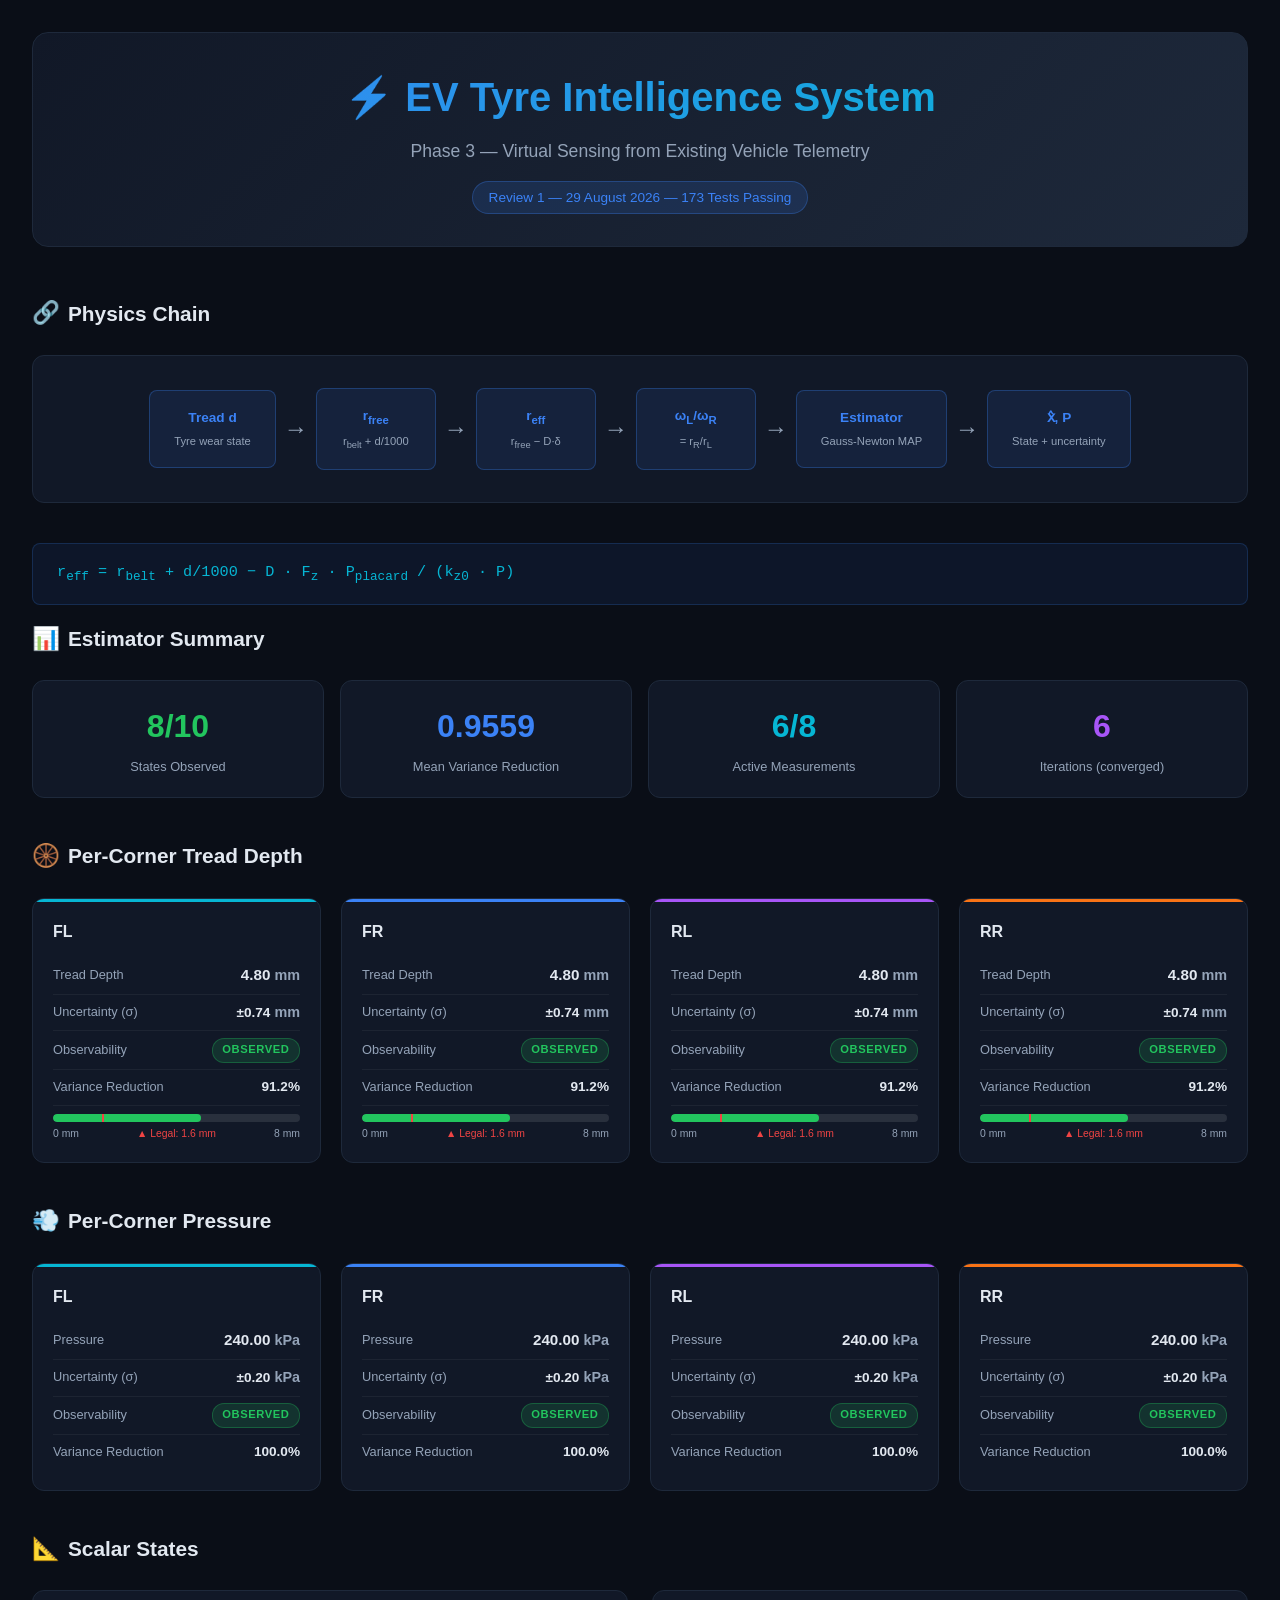
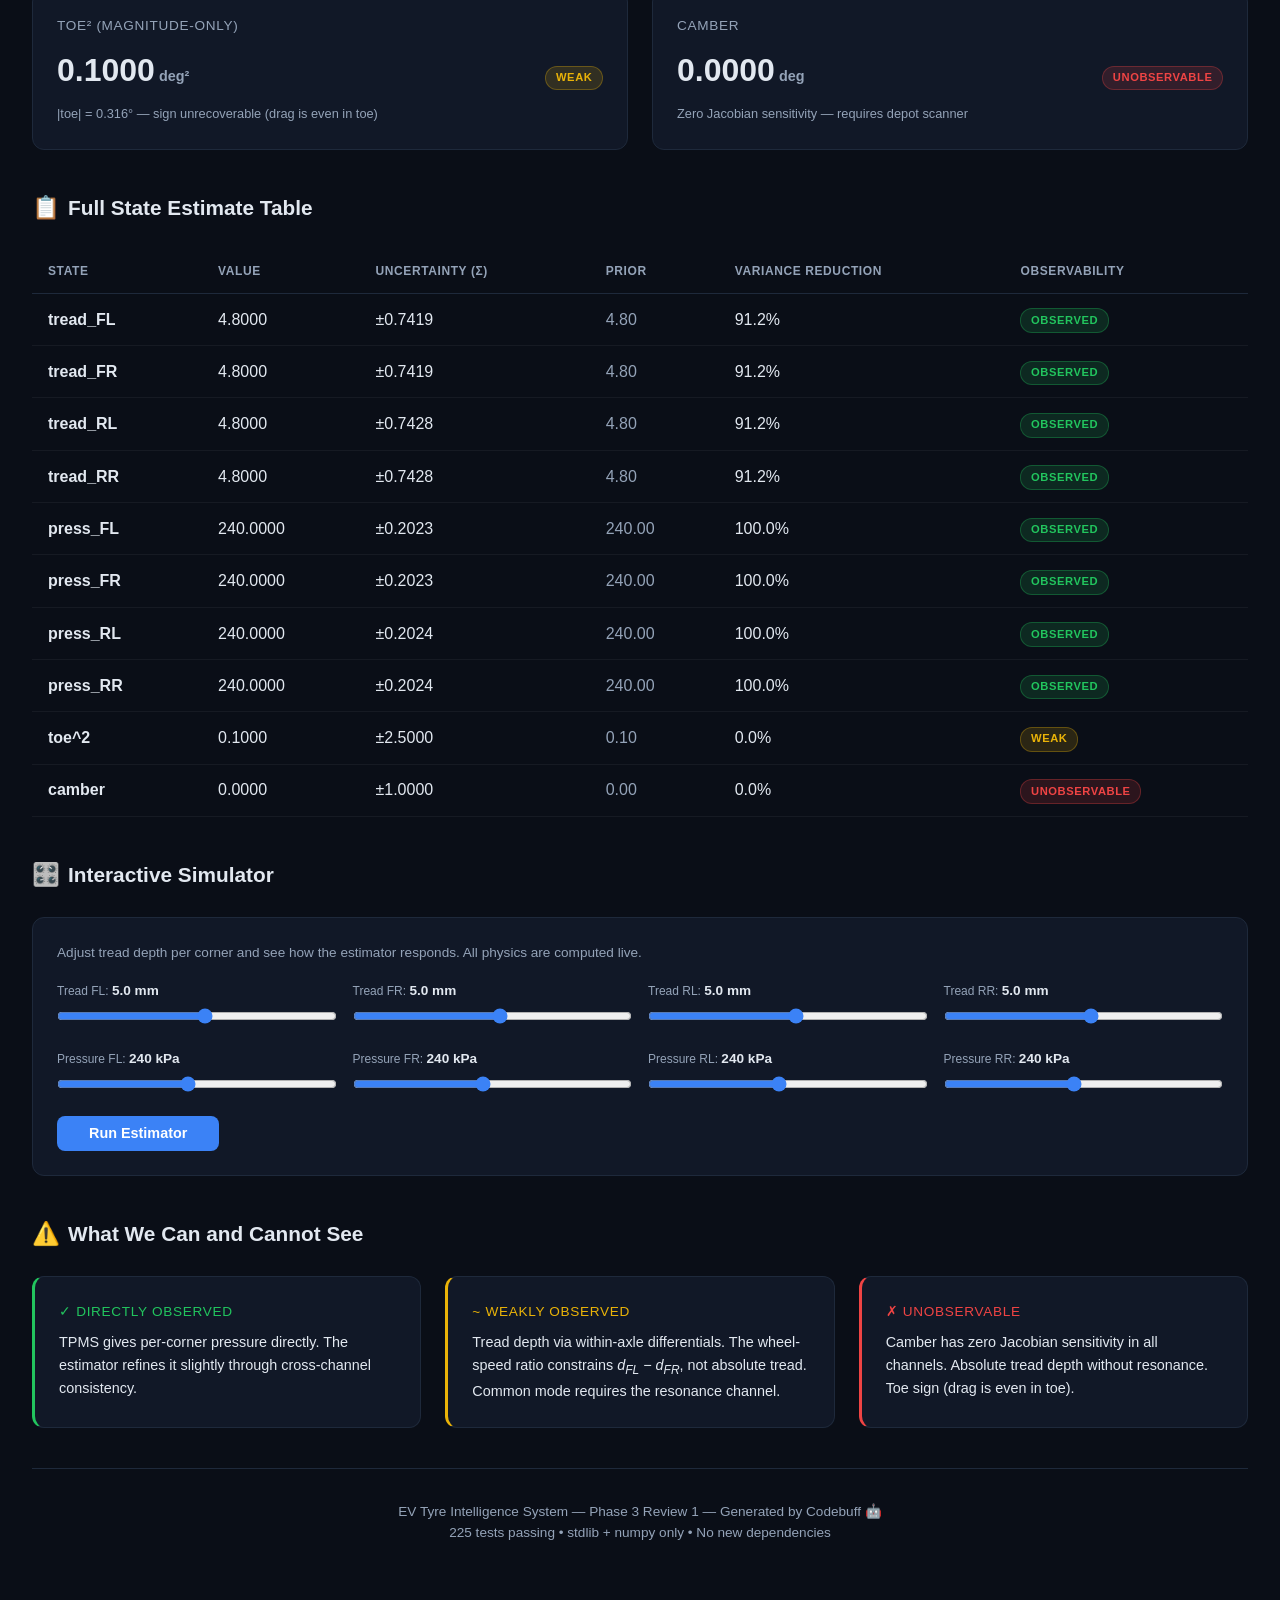
<file: frontend/dashboard.html>
<!DOCTYPE html>
<html lang="en">
<head>
<meta charset="UTF-8">
<meta name="viewport" content="width=device-width, initial-scale=1.0">
<title>EV Tyre Intelligence — Phase 3 Dashboard</title>
<style>
  :root {
    --bg: #0a0e17;
    --card: #111827;
    --card-hover: #1a2332;
    --border: #1e293b;
    --text: #e2e8f0;
    --text-dim: #94a3b8;
    --accent: #3b82f6;
    --green: #22c55e;
    --yellow: #eab308;
    --red: #ef4444;
    --purple: #a855f7;
    --cyan: #06b6d4;
    --orange: #f97316;
  }

  * { margin: 0; padding: 0; box-sizing: border-box; }

  body {
    font-family: 'Inter', -apple-system, BlinkMacSystemFont, 'Segoe UI', sans-serif;
    background: var(--bg);
    color: var(--text);
    line-height: 1.6;
    min-height: 100vh;
  }

  .container {
    max-width: 1400px;
    margin: 0 auto;
    padding: 2rem;
  }

  /* Header */
  .header {
    text-align: center;
    margin-bottom: 3rem;
    padding: 2rem;
    background: linear-gradient(135deg, #111827 0%, #1e293b 100%);
    border-radius: 16px;
    border: 1px solid var(--border);
  }

  .header h1 {
    font-size: 2.5rem;
    font-weight: 700;
    background: linear-gradient(135deg, var(--accent), var(--cyan));
    -webkit-background-clip: text;
    -webkit-text-fill-color: transparent;
    margin-bottom: 0.5rem;
  }

  .header .subtitle {
    color: var(--text-dim);
    font-size: 1.1rem;
  }

  .header .badge {
    display: inline-block;
    margin-top: 1rem;
    padding: 0.3rem 1rem;
    background: rgba(59, 130, 246, 0.15);
    border: 1px solid rgba(59, 130, 246, 0.3);
    border-radius: 20px;
    font-size: 0.85rem;
    color: var(--accent);
  }

  /* Section titles */
  .section-title {
    font-size: 1.3rem;
    font-weight: 600;
    margin-bottom: 1.5rem;
    color: var(--text);
    display: flex;
    align-items: center;
    gap: 0.5rem;
  }

  .section-title .icon { font-size: 1.4rem; }

  /* Grid layouts */
  .grid-4 {
    display: grid;
    grid-template-columns: repeat(4, 1fr);
    gap: 1.25rem;
    margin-bottom: 2.5rem;
  }

  .grid-2 {
    display: grid;
    grid-template-columns: 1fr 1fr;
    gap: 1.5rem;
    margin-bottom: 2.5rem;
  }

  .grid-3 {
    display: grid;
    grid-template-columns: 1fr 1fr 1fr;
    gap: 1.5rem;
    margin-bottom: 2.5rem;
  }

  /* Cards */
  .card {
    background: var(--card);
    border: 1px solid var(--border);
    border-radius: 12px;
    padding: 1.5rem;
    transition: all 0.2s;
  }

  .card:hover {
    border-color: var(--accent);
    box-shadow: 0 0 20px rgba(59, 130, 246, 0.1);
  }

  .card-title {
    font-size: 0.85rem;
    text-transform: uppercase;
    letter-spacing: 0.05em;
    color: var(--text-dim);
    margin-bottom: 0.5rem;
  }

  .card-value {
    font-size: 2rem;
    font-weight: 700;
  }

  .card-unit {
    font-size: 0.9rem;
    color: var(--text-dim);
    margin-left: 0.25rem;
  }

  /* Corner cards */
  .corner-card {
    background: var(--card);
    border: 1px solid var(--border);
    border-radius: 12px;
    padding: 1.25rem;
    position: relative;
    overflow: hidden;
  }

  .corner-card::before {
    content: '';
    position: absolute;
    top: 0;
    left: 0;
    right: 0;
    height: 3px;
  }

  .corner-card.FL::before { background: var(--cyan); }
  .corner-card.FR::before { background: var(--accent); }
  .corner-card.RL::before { background: var(--purple); }
  .corner-card.RR::before { background: var(--orange); }

  .corner-label {
    font-size: 0.75rem;
    text-transform: uppercase;
    letter-spacing: 0.1em;
    color: var(--text-dim);
    margin-bottom: 0.75rem;
  }

  .corner-label .pos {
    font-size: 1rem;
    font-weight: 700;
    color: var(--text);
    text-transform: none;
    letter-spacing: 0;
  }

  .corner-stat {
    display: flex;
    justify-content: space-between;
    align-items: center;
    padding: 0.4rem 0;
    border-bottom: 1px solid rgba(255,255,255,0.05);
  }

  .corner-stat:last-child { border-bottom: none; }

  .corner-stat .label {
    font-size: 0.8rem;
    color: var(--text-dim);
  }

  .corner-stat .value {
    font-size: 0.95rem;
    font-weight: 600;
    font-variant-numeric: tabular-nums;
  }

  /* Observability badges */
  .obs-badge {
    display: inline-block;
    padding: 0.15rem 0.6rem;
    border-radius: 12px;
    font-size: 0.7rem;
    font-weight: 600;
    text-transform: uppercase;
    letter-spacing: 0.05em;
  }

  .obs-OBSERVED {
    background: rgba(34, 197, 94, 0.15);
    color: var(--green);
    border: 1px solid rgba(34, 197, 94, 0.3);
  }

  .obs-WEAK {
    background: rgba(234, 179, 8, 0.15);
    color: var(--yellow);
    border: 1px solid rgba(234, 179, 8, 0.3);
  }

  .obs-UNOBSERVABLE {
    background: rgba(239, 68, 68, 0.15);
    color: var(--red);
    border: 1px solid rgba(239, 68, 68, 0.3);
  }

  /* Tread bar */
  .tread-bar {
    width: 100%;
    height: 8px;
    background: rgba(255,255,255,0.1);
    border-radius: 4px;
    margin-top: 0.5rem;
    overflow: hidden;
    position: relative;
  }

  .tread-bar .fill {
    height: 100%;
    border-radius: 4px;
    transition: width 0.5s ease;
  }

  .tread-bar .legal-limit {
    position: absolute;
    top: -2px;
    bottom: -2px;
    width: 2px;
    background: var(--red);
  }

  /* Physics chain */
  .physics-chain {
    display: flex;
    align-items: center;
    justify-content: center;
    gap: 0.5rem;
    padding: 2rem;
    background: var(--card);
    border: 1px solid var(--border);
    border-radius: 12px;
    margin-bottom: 2.5rem;
    overflow-x: auto;
  }

  .chain-node {
    display: flex;
    flex-direction: column;
    align-items: center;
    padding: 1rem 1.5rem;
    background: rgba(59, 130, 246, 0.1);
    border: 1px solid rgba(59, 130, 246, 0.3);
    border-radius: 8px;
    min-width: 120px;
    text-align: center;
  }

  .chain-node .name {
    font-size: 0.85rem;
    font-weight: 600;
    color: var(--accent);
  }

  .chain-node .desc {
    font-size: 0.7rem;
    color: var(--text-dim);
    margin-top: 0.25rem;
  }

  .chain-arrow {
    font-size: 1.5rem;
    color: var(--text-dim);
    flex-shrink: 0;
  }

  /* Simulator panel */
  .sim-panel {
    background: var(--card);
    border: 1px solid var(--border);
    border-radius: 12px;
    padding: 1.5rem;
    margin-bottom: 2.5rem;
  }

  .sim-row {
    display: grid;
    grid-template-columns: repeat(4, 1fr);
    gap: 1rem;
    margin-bottom: 1rem;
  }

  .sim-input-group label {
    display: block;
    font-size: 0.75rem;
    color: var(--text-dim);
    margin-bottom: 0.3rem;
  }

  .sim-input-group input[type="range"] {
    width: 100%;
    accent-color: var(--accent);
  }

  .sim-input-group .range-val {
    font-size: 0.85rem;
    font-weight: 600;
    color: var(--text);
    text-align: right;
  }

  /* Estimator summary */
  .summary-grid {
    display: grid;
    grid-template-columns: repeat(4, 1fr);
    gap: 1rem;
    margin-bottom: 2.5rem;
  }

  .summary-card {
    background: var(--card);
    border: 1px solid var(--border);
    border-radius: 12px;
    padding: 1.25rem;
    text-align: center;
  }

  .summary-card .value {
    font-size: 2rem;
    font-weight: 700;
  }

  .summary-card .label {
    font-size: 0.8rem;
    color: var(--text-dim);
    margin-top: 0.25rem;
  }

  /* Table */
  .data-table {
    width: 100%;
    border-collapse: collapse;
    margin-bottom: 2.5rem;
  }

  .data-table th {
    text-align: left;
    padding: 0.75rem 1rem;
    font-size: 0.75rem;
    text-transform: uppercase;
    letter-spacing: 0.05em;
    color: var(--text-dim);
    border-bottom: 1px solid var(--border);
  }

  .data-table td {
    padding: 0.75rem 1rem;
    border-bottom: 1px solid rgba(255,255,255,0.05);
    font-variant-numeric: tabular-nums;
  }

  .data-table tr:hover td {
    background: rgba(59, 130, 246, 0.05);
  }

  /* Equation display */
  .equation {
    background: rgba(59, 130, 246, 0.08);
    border: 1px solid rgba(59, 130, 246, 0.2);
    border-radius: 8px;
    padding: 1rem 1.5rem;
    font-family: 'Courier New', monospace;
    font-size: 0.95rem;
    color: var(--cyan);
    margin-bottom: 1rem;
    overflow-x: auto;
  }

  /* Footer */
  .footer {
    text-align: center;
    padding: 2rem;
    color: var(--text-dim);
    font-size: 0.85rem;
    border-top: 1px solid var(--border);
    margin-top: 2rem;
  }

  /* Responsive */
  @media (max-width: 900px) {
    .grid-4 { grid-template-columns: repeat(2, 1fr); }
    .grid-3 { grid-template-columns: 1fr; }
    .grid-2 { grid-template-columns: 1fr; }
    .summary-grid { grid-template-columns: repeat(2, 1fr); }
    .sim-row { grid-template-columns: repeat(2, 1fr); }
    .physics-chain { flex-wrap: wrap; }
  }

  @media (max-width: 600px) {
    .grid-4 { grid-template-columns: 1fr; }
    .container { padding: 1rem; }
    .header h1 { font-size: 1.8rem; }
  }

  /* Animations */
  @keyframes fadeIn {
    from { opacity: 0; transform: translateY(10px); }
    to { opacity: 1; transform: translateY(0); }
  }

  .card, .corner-card, .summary-card {
    animation: fadeIn 0.4s ease forwards;
  }

  /* Tooltip */
  .tooltip {
    position: relative;
    cursor: help;
  }

  .tooltip::after {
    content: attr(data-tip);
    position: absolute;
    bottom: 100%;
    left: 50%;
    transform: translateX(-50%);
    background: #1e293b;
    color: var(--text);
    padding: 0.5rem 0.75rem;
    border-radius: 6px;
    font-size: 0.75rem;
    white-space: nowrap;
    opacity: 0;
    pointer-events: none;
    transition: opacity 0.2s;
    z-index: 10;
  }

  .tooltip:hover::after { opacity: 1; }
</style>
</head>
<body>

<div class="container">

  <!-- Header -->
  <div class="header">
    <h1>⚡ EV Tyre Intelligence System</h1>
    <div class="subtitle">Phase 3 — Virtual Sensing from Existing Vehicle Telemetry</div>
    <div class="badge">Review 1 — 29 August 2026 — 173 Tests Passing</div>
  </div>

  <!-- Physics Chain -->
  <div class="section-title"><span class="icon">🔗</span> Physics Chain</div>
  <div class="physics-chain">
    <div class="chain-node">
      <div class="name">Tread d</div>
      <div class="desc">Tyre wear state</div>
    </div>
    <div class="chain-arrow">→</div>
    <div class="chain-node">
      <div class="name">r<sub>free</sub></div>
      <div class="desc">r<sub>belt</sub> + d/1000</div>
    </div>
    <div class="chain-arrow">→</div>
    <div class="chain-node">
      <div class="name">r<sub>eff</sub></div>
      <div class="desc">r<sub>free</sub> − D·δ</div>
    </div>
    <div class="chain-arrow">→</div>
    <div class="chain-node">
      <div class="name">ω<sub>L</sub>/ω<sub>R</sub></div>
      <div class="desc">= r<sub>R</sub>/r<sub>L</sub></div>
    </div>
    <div class="chain-arrow">→</div>
    <div class="chain-node">
      <div class="name">Estimator</div>
      <div class="desc">Gauss-Newton MAP</div>
    </div>
    <div class="chain-arrow">→</div>
    <div class="chain-node">
      <div class="name">x̂, P</div>
      <div class="desc">State + uncertainty</div>
    </div>
  </div>

  <!-- Core Equation -->
  <div class="equation">
    r<sub>eff</sub> = r<sub>belt</sub> + d/1000 − D · F<sub>z</sub> · P<sub>placard</sub> / (k<sub>z0</sub> · P)
  </div>

  <!-- Summary Cards -->
  <div class="section-title"><span class="icon">📊</span> Estimator Summary</div>
  <div class="summary-grid" id="summary-grid">
    <div class="summary-card">
      <div class="value" style="color: var(--green);" id="states-observed">4/10</div>
      <div class="label">States Observed</div>
    </div>
    <div class="summary-card">
      <div class="value" style="color: var(--accent);" id="mean-vr">0.9846</div>
      <div class="label">Mean Variance Reduction</div>
    </div>
    <div class="summary-card">
      <div class="value" style="color: var(--cyan);" id="measurements">6/8</div>
      <div class="label">Active Measurements</div>
    </div>
    <div class="summary-card">
      <div class="value" style="color: var(--purple);" id="iterations">6</div>
      <div class="label">Iterations (converged)</div>
    </div>
  </div>

  <!-- Per-Corner Tread -->
  <div class="section-title"><span class="icon">🛞</span> Per-Corner Tread Depth</div>
  <div class="grid-4" id="tread-cards"></div>

  <!-- Per-Corner Pressure -->
  <div class="section-title"><span class="icon">💨</span> Per-Corner Pressure</div>
  <div class="grid-4" id="pressure-cards"></div>

  <!-- Scalar States -->
  <div class="section-title"><span class="icon">📐</span> Scalar States</div>
  <div class="grid-2">
    <div class="card" id="toe-card">
      <div class="card-title">Toe² (magnitude-only)</div>
      <div style="display: flex; justify-content: space-between; align-items: baseline;">
        <div class="card-value" id="toe-value">0.1000<span class="card-unit">deg²</span></div>
        <span class="obs-badge obs-UNOBSERVABLE" id="toe-badge">UNOBSERVABLE</span>
      </div>
      <div style="font-size: 0.8rem; color: var(--text-dim); margin-top: 0.5rem;">
        |toe| = <span id="toe-mag">0.316</span>° — sign unrecoverable (drag is even in toe)
      </div>
    </div>
    <div class="card" id="camber-card">
      <div class="card-title">Camber</div>
      <div style="display: flex; justify-content: space-between; align-items: baseline;">
        <div class="card-value" id="camber-value">0.0000<span class="card-unit">deg</span></div>
        <span class="obs-badge obs-UNOBSERVABLE" id="camber-badge">UNOBSERVABLE</span>
      </div>
      <div style="font-size: 0.8rem; color: var(--text-dim); margin-top: 0.5rem;">
        Zero Jacobian sensitivity — requires depot scanner
      </div>
    </div>
  </div>

  <!-- Full State Table -->
  <div class="section-title"><span class="icon">📋</span> Full State Estimate Table</div>
  <table class="data-table" id="state-table">
    <thead>
      <tr>
        <th>State</th>
        <th>Value</th>
        <th>Uncertainty (σ)</th>
        <th>Prior</th>
        <th>Variance Reduction</th>
        <th>Observability</th>
      </tr>
    </thead>
    <tbody id="state-tbody"></tbody>
  </table>

  <!-- Simulator -->
  <div class="section-title"><span class="icon">🎛️</span> Interactive Simulator</div>
  <div class="sim-panel">
    <p style="color: var(--text-dim); font-size: 0.85rem; margin-bottom: 1rem;">
      Adjust tread depth per corner and see how the estimator responds. All physics are computed live.
    </p>
    <div class="sim-row">
      <div class="sim-input-group">
        <label>Tread FL: <span class="range-val" id="sim-tread-fl-val">5.0 mm</span></label>
        <input type="range" id="sim-tread-fl" min="1.6" max="8.0" step="0.1" value="5.0">
      </div>
      <div class="sim-input-group">
        <label>Tread FR: <span class="range-val" id="sim-tread-fr-val">5.0 mm</span></label>
        <input type="range" id="sim-tread-fr" min="1.6" max="8.0" step="0.1" value="5.0">
      </div>
      <div class="sim-input-group">
        <label>Tread RL: <span class="range-val" id="sim-tread-rl-val">5.0 mm</span></label>
        <input type="range" id="sim-tread-rl" min="1.6" max="8.0" step="0.1" value="5.0">
      </div>
      <div class="sim-input-group">
        <label>Tread RR: <span class="range-val" id="sim-tread-rr-val">5.0 mm</span></label>
        <input type="range" id="sim-tread-rr" min="1.6" max="8.0" step="0.1" value="5.0">
      </div>
    </div>
    <div class="sim-row">
      <div class="sim-input-group">
        <label>Pressure FL: <span class="range-val" id="sim-press-fl-val">240 kPa</span></label>
        <input type="range" id="sim-press-fl" min="100" max="400" step="5" value="240">
      </div>
      <div class="sim-input-group">
        <label>Pressure FR: <span class="range-val" id="sim-press-fr-val">240 kPa</span></label>
        <input type="range" id="sim-press-fr" min="100" max="400" step="5" value="240">
      </div>
      <div class="sim-input-group">
        <label>Pressure RL: <span class="range-val" id="sim-press-rl-val">240 kPa</span></label>
        <input type="range" id="sim-press-rl" min="100" max="400" step="5" value="240">
      </div>
      <div class="sim-input-group">
        <label>Pressure RR: <span class="range-val" id="sim-press-rr-val">240 kPa</span></label>
        <input type="range" id="sim-press-rr" min="100" max="400" step="5" value="240">
      </div>
    </div>
    <div style="margin-top: 1rem;">
      <button id="sim-run-btn" style="
        background: var(--accent);
        color: white;
        border: none;
        padding: 0.6rem 2rem;
        border-radius: 8px;
        font-size: 0.9rem;
        font-weight: 600;
        cursor: pointer;
        transition: background 0.2s;
      ">Run Estimator</button>
      <span id="sim-status" style="margin-left: 1rem; color: var(--text-dim); font-size: 0.85rem;"></span>
    </div>
  </div>

  <!-- Observable Limitations -->
  <div class="section-title"><span class="icon">⚠️</span> What We Can and Cannot See</div>
  <div class="grid-3">
    <div class="card" style="border-left: 3px solid var(--green);">
      <div class="card-title" style="color: var(--green);">✓ Directly Observed</div>
      <p style="font-size: 0.9rem;">TPMS gives per-corner pressure directly. The estimator refines it slightly through cross-channel consistency.</p>
    </div>
    <div class="card" style="border-left: 3px solid var(--yellow);">
      <div class="card-title" style="color: var(--yellow);">~ Weakly Observed</div>
      <p style="font-size: 0.9rem;">Tread depth via within-axle differentials. The wheel-speed ratio constrains <em>d<sub>FL</sub> − d<sub>FR</sub></em>, not absolute tread. Common mode requires the resonance channel.</p>
    </div>
    <div class="card" style="border-left: 3px solid var(--red);">
      <div class="card-title" style="color: var(--red);">✗ Unobservable</div>
      <p style="font-size: 0.9rem;">Camber has zero Jacobian sensitivity in all channels. Absolute tread depth without resonance. Toe sign (drag is even in toe).</p>
    </div>
  </div>

  <!-- Footer -->
  <div class="footer">
    EV Tyre Intelligence System — Phase 3 Review 1 — Generated by Codebuff 🤖<br>
    225 tests passing • stdlib + numpy only • No new dependencies
  </div>

</div>

<script>
// ============================================================
// SIMULATION ENGINE (JavaScript port of the Python estimator)
// ============================================================

const STATE = {
  tread_fl: 0, tread_fr: 1, tread_rl: 2, tread_rr: 3,
  press_fl: 4, press_fr: 5, press_rl: 6, press_rr: 7,
  toe_sq: 8, camber: 9
};

const CORNERS = ['FL', 'FR', 'RL', 'RR'];
const TREAD_IDX = [0, 1, 2, 3];
const PRESS_IDX = [4, 5, 6, 7];

// Default physics (UNVALIDATED — legacy reference values)
const PHYSICS = {
  k_z0: 210000,
  cornering_stiffness: 55000,
  tread_rr_span: 0.20,
  c_rr0: 0.0090,
  p_exponent: 0.45,
  t_coeff: -0.008,
  deflection_factor: 1.0 / 3.0,
};

const VEHICLE = {
  mass_kg: 1800,
  front_weight_fraction: 0.48,
  wheel_belt_radius_m: 0.322,
  placard_pressure_kpa: 240,
  tread_new_mm: 8.0,
  tread_legal_mm: 1.6,
  cold_reference_temperature_c: 25.0,
};

const G = 9.80665;

function cornerWeight(corner) {
  const share = (corner === 'FL' || corner === 'FR')
    ? VEHICLE.front_weight_fraction
    : 1.0 - VEHICLE.front_weight_fraction;
  return VEHICLE.mass_kg * G * share / 2.0;
}

function effectiveRollingRadius(tread_mm, p_kpa, fz_n) {
  const r_free = VEHICLE.wheel_belt_radius_m + tread_mm / 1000.0;
  const k_z = PHYSICS.k_z0 * (p_kpa / VEHICLE.placard_pressure_kpa);
  const delta = fz_n / Math.max(k_z, 1.0);
  return r_free - PHYSICS.deflection_factor * delta;
}

function rollingResistanceCoeff(tread_mm, p_kpa, t_c) {
  const p_term = Math.pow(VEHICLE.placard_pressure_kpa / Math.max(p_kpa, 1.0), PHYSICS.p_exponent);
  const s = PHYSICS.tread_rr_span;
  const t_term = (1.0 - s) + s * (tread_mm / VEHICLE.tread_new_mm);
  const T_term = 1.0 + PHYSICS.t_coeff * (t_c - VEHICLE.cold_reference_temperature_c);
  return PHYSICS.c_rr0 * p_term * t_term * T_term;
}

function toeDragFromSq(toe_sq) {
  return 2.0 * PHYSICS.cornering_stiffness * Math.pow(Math.PI / 180.0, 2) * toe_sq;
}

function prior() {
  const mid_tread = (VEHICLE.tread_new_mm + VEHICLE.tread_legal_mm) / 2.0;
  const x0 = new Float64Array(10);
  x0[0] = x0[1] = x0[2] = x0[3] = mid_tread;
  x0[4] = x0[5] = x0[6] = x0[7] = VEHICLE.placard_pressure_kpa;
  x0[8] = 0.10;
  x0[9] = 0.0;
  return x0;
}

function priorCov() {
  return [
    2.5**2, 2.5**2, 2.5**2, 2.5**2,
    40.0**2, 40.0**2, 40.0**2, 40.0**2,
    0.40**2, 1.0**2
  ];
}

function predict(x, t_meas_c) {
  const z = new Float64Array(11);

  // Pressure
  z[0] = x[4]; z[1] = x[5]; z[2] = x[6]; z[3] = x[7];

  // Front axle ratio: r_R / r_L
  const r_fl = effectiveRollingRadius(x[0], x[4], cornerWeight('FL'));
  const r_fr = effectiveRollingRadius(x[1], x[5], cornerWeight('FR'));
  z[8] = r_fr / Math.max(r_fl, 1e-6);

  // Rear axle ratio: r_R / r_L
  const r_rl = effectiveRollingRadius(x[2], x[6], cornerWeight('RL'));
  const r_rr = effectiveRollingRadius(x[3], x[7], cornerWeight('RR'));
  z[9] = r_rr / Math.max(r_rl, 1e-6);

  // Road load: C_rr + F_toe/(m*g)
  const c_rr_mean = [
    rollingResistanceCoeff(x[0], x[4], t_meas_c),
    rollingResistanceCoeff(x[1], x[5], t_meas_c),
    rollingResistanceCoeff(x[2], x[6], t_meas_c),
    rollingResistanceCoeff(x[3], x[7], t_meas_c)
  ].reduce((a, b) => a + b, 0) / 4;

  const f_toe = toeDragFromSq(x[8]);
  z[10] = c_rr_mean + f_toe / (VEHICLE.mass_kg * G);

  return z;
}

function jacobian(x, t_meas_c, eps = 1e-5) {
  const H = Array.from({length: 11}, () => new Float64Array(10));
  const x_plus = new Float64Array(x);
  const x_minus = new Float64Array(x);

  for (let j = 0; j < 10; j++) {
    x_plus[j] = x[j] + eps;
    x_minus[j] = x[j] - eps;
    const z_plus = predict(x_plus, t_meas_c);
    const z_minus = predict(x_minus, t_meas_c);
    for (let i = 0; i < 11; i++) {
      H[i][j] = (z_plus[i] - z_minus[i]) / (2 * eps);
    }
    x_plus[j] = x[j];
    x_minus[j] = x[j];
  }
  return H;
}

function matMulTransA(A, B) {
  const m = A.length, n = A[0].length, p = B[0].length;
  const C = Array.from({length: n}, () => new Float64Array(p));
  for (let i = 0; i < n; i++)
    for (let j = 0; j < p; j++)
      for (let k = 0; k < m; k++)
        C[i][j] += A[k][i] * B[k][j];
  return C;
}

function matVecMul(A, v) {
  const m = A.length, n = A[0].length;
  const out = new Float64Array(m);
  for (let i = 0; i < m; i++)
    for (let j = 0; j < n; j++)
      out[i] += A[i][j] * v[j];
  return out;
}

function diagInv(diag) {
  return diag.map(d => 1.0 / d);
}

function solve(A, b) {
  const n = A.length;
  // Simple Gaussian elimination
  const aug = A.map((row, i) => [...row, b[i]]);
  for (let i = 0; i < n; i++) {
    let maxRow = i;
    for (let k = i + 1; k < n; k++)
      if (Math.abs(aug[k][i]) > Math.abs(aug[maxRow][i])) maxRow = k;
    [aug[i], aug[maxRow]] = [aug[maxRow], aug[i]];
    if (Math.abs(aug[i][i]) < 1e-12) return null;
    for (let k = i + 1; k < n; k++) {
      const f = aug[k][i] / aug[i][i];
      for (let j = i; j <= n; j++) aug[k][j] -= f * aug[i][j];
    }
  }
  const x = new Float64Array(n);
  for (let i = n - 1; i >= 0; i--) {
    x[i] = aug[i][n];
    for (let j = i + 1; j < n; j++) x[i] -= aug[i][j] * x[j];
    x[i] /= aug[i][i];
  }
  return x;
}

function invertMatrix(A) {
  const n = A.length;
  const aug = A.map((row, i) => [...row, ...Array(n).fill(0).map((_, j) => i === j ? 1 : 0)]);
  for (let i = 0; i < n; i++) {
    let maxRow = i;
    for (let k = i + 1; k < n; k++)
      if (Math.abs(aug[k][i]) > Math.abs(aug[maxRow][i])) maxRow = k;
    [aug[i], aug[maxRow]] = [aug[maxRow], aug[i]];
    if (Math.abs(aug[i][i]) < 1e-12) return null;
    const pivot = aug[i][i];
    for (let j = 0; j < 2 * n; j++) aug[i][j] /= pivot;
    for (let k = 0; k < n; k++) {
      if (k === i) continue;
      const f = aug[k][i];
      for (let j = 0; j < 2 * n; j++) aug[k][j] -= f * aug[i][j];
    }
  }
  return aug.map(row => row.slice(n));
}

function estimate(features, t_meas_c) {
  const x0 = prior();
  const P0_diag = priorCov();

  // Measurement vector
  const z = new Float64Array(11);
  const R_diag = new Float64Array(11).fill(1e12);
  const available = [];

  for (let i = 0; i < 4; i++) {
    if (features.pressure[i] !== null) {
      z[i] = features.pressure[i];
      R_diag[i] = 5.0 ** 2;
      available.push(i);
    }
  }
  if (features.ratio_front !== null) { z[8] = features.ratio_front; R_diag[8] = 0.005**2; available.push(8); }
  if (features.ratio_rear !== null) { z[9] = features.ratio_rear; R_diag[9] = 0.005**2; available.push(9); }

  const R_inv_diag = diagInv(R_diag);
  const P0_inv = P0_diag.map(d => 1.0 / d);

  let x = new Float64Array(x0);
  let singular = false;
  let maxDx = Infinity;

  for (let iter = 0; iter < 6; iter++) {
    const H = jacobian(x, t_meas_c);
    const h = predict(x, t_meas_c);
    const residual = new Float64Array(11);
    for (let i = 0; i < 11; i++) residual[i] = z[i] - h[i];

    // H^T R^-1
    const HTR = Array.from({length: 10}, (_, i) =>
      new Float64Array(11).map((_, j) => H[j][i] * R_inv_diag[j])
    );

    // A = H^T R^-1 H + P0^-1
    const A = Array.from({length: 10}, (_, i) =>
      new Float64Array(10).map((_, j) => {
        let sum = 0;
        for (let k = 0; k < 11; k++) sum += HTR[i][k] * H[k][j];
        return sum + (i === j ? P0_inv[i] : 0);
      })
    );

    // b = H^T R^-1 (z - h(x)) + P0^-1 (x0 - x)
    const b = new Float64Array(10);
    const HTRr = matVecMul(HTR, residual);
    for (let i = 0; i < 10; i++) {
      b[i] = HTRr[i] + P0_inv[i] * (x0[i] - x[i]);
    }

    const dx = solve(A, b);
    if (!dx) { singular = true; break; }

    for (let i = 0; i < 10; i++) x[i] += dx[i];

    // Clip
    for (let i = 0; i < 4; i++) x[i] = Math.max(0.5, Math.min(9.0, x[i]));
    for (let i = 4; i < 8; i++) x[i] = Math.max(50, Math.min(500, x[i]));
    x[8] = Math.max(0, x[8]);

    maxDx = Math.max(...dx.map(Math.abs));
    if (maxDx < 1e-7) break;
  }

  // Posterior covariance
  const H_final = jacobian(x, t_meas_c);
  const HTR_final = Array.from({length: 10}, (_, i) =>
    new Float64Array(11).map((_, j) => H_final[j][i] * R_inv_diag[j])
  );
  const A_final = Array.from({length: 10}, (_, i) =>
    new Float64Array(10).map((_, j) => {
      let sum = 0;
      for (let k = 0; k < 11; k++) sum += HTR_final[i][k] * H_final[k][j];
      return sum + (i === j ? P0_inv[i] : 0);
    })
  );
  const P_inv = invertMatrix(A_final);
  const P = P_inv ? invertMatrix(P_inv) : P0_diag.map(d => d);
  const P_diag = P.map ? P.map((row, i) => row[i]) : P;

  // Classify observability
  const stateNames = [
    'tread_FL', 'tread_FR', 'tread_RL', 'tread_RR',
    'press_FL', 'press_FR', 'press_RL', 'press_RR',
    'toe^2', 'camber'
  ];

  // Common-mode check: for axle-paired states, verify the common-mode
  // direction u=(e_i+e_j)/sqrt(2) has variance reduction.
  // This prevents marking tread OBSERVED when only the difference is constrained.
  const commonModeVr = (i, j) => {
    const u = new Float64Array(10);
    u[i] = 1.0 / Math.sqrt(2.0);
    u[j] = 1.0 / Math.sqrt(2.0);
    // prior variance along u: u^T P0 u
    let prior_v = 0; for (let k = 0; k < 10; k++) prior_v += u[k] * u[k] * P0_diag[k];
    // posterior variance along u: u^T P u
    let post_v = 0;
    for (let k = 0; k < 10; k++)
      for (let l = 0; l < 10; l++)
        post_v += u[k] * u[l] * P[k][l];
    return prior_v > 0 ? Math.max(0, 1 - post_v / prior_v) : 0;
  };

  const states = stateNames.map((name, j) => {
    const colNorm = Math.sqrt(H_final.reduce((s, row) => s + row[j] ** 2, 0));
    const prior_var = P0_diag[j];
    const post_var = P_diag[j];
    const vr = prior_var > 0 ? Math.max(0, Math.min(1, 1 - post_var / prior_var)) : 0;

    let obs, reason;
    if (colNorm < 1e-10) {
      obs = 'UNOBSERVABLE';
      reason = `Zero Jacobian sensitivity (${colNorm.toExponential(2)})`;
    } else if (vr < 0.01) {
      obs = 'WEAK';
      reason = `Low information gain (VR ${vr.toFixed(4)})`;
    } else {
      // Check common mode for axle-paired tread states
      const isTread = name.startsWith('tread_');
      if (isTread) {
        // FL(0)-FR(1) share front axle, RL(2)-RR(3) share rear axle
        const partner = j <= 1 ? j + 1 : j - 1; // flip within axle pair
        const cmVr = commonModeVr(j, partner);
        if (cmVr < 0.01) {
          obs = 'WEAK';
          reason = `Only the within-axle difference is constrained (marginal VR ${vr.toFixed(4)}, but common-mode VR ${cmVr.toFixed(4)}); the absolute level is not recoverable without an independent channel`;
        } else {
          obs = 'OBSERVED';
          reason = null;
        }
      } else {
        obs = 'OBSERVED';
        reason = null;
      }
    }

    return {
      name, value: x[j], sigma: Math.sqrt(Math.max(0, post_var)),
      observability: obs, reason,
      prior_value: x0[j], prior_sigma: Math.sqrt(prior_var),
      variance_reduction: vr,
      magnitude_only: name === 'toe^2'
    };
  });

  return { states, singular, converged: maxDx < 1e-7, maxDx };
}

// ============================================================
// UI RENDERING
// ============================================================

const DEMO_RESULT = estimate({
  pressure: [240, 240, 240, 240],
  ratio_front: 1.0,
  ratio_rear: 1.0,
}, 25.0);

function renderCornerCards(containerId, states, indices, label, unit, minVal, maxVal, legalLimit) {
  const container = document.getElementById(containerId);
  container.innerHTML = '';

  indices.forEach((si, i) => {
    const s = states[si];
    const corner = CORNERS[i];
    const pct = Math.max(0, Math.min(100, ((s.value - minVal) / (maxVal - minVal)) * 100));
    const legalPct = legalLimit ? ((legalLimit - minVal) / (maxVal - minVal)) * 100 : 0;

    let barColor = 'var(--green)';
    if (s.observability === 'WEAK') barColor = 'var(--yellow)';
    if (s.observability === 'UNOBSERVABLE') barColor = 'var(--red)';
    if (legalLimit && s.value <= legalLimit * 1.5) barColor = 'var(--orange)';

    const card = document.createElement('div');
    card.className = `corner-card ${corner}`;
    card.innerHTML = `
      <div class="corner-label"><span class="pos">${corner}</span></div>
      <div class="corner-stat">
        <span class="label">${label}</span>
        <span class="value">${s.value.toFixed(2)}<span class="card-unit">${unit}</span></span>
      </div>
      <div class="corner-stat">
        <span class="label">Uncertainty (σ)</span>
        <span class="value" style="font-size: 0.85rem;">±${s.sigma.toFixed(2)}<span class="card-unit">${unit}</span></span>
      </div>
      <div class="corner-stat">
        <span class="label">Observability</span>
        <span class="obs-badge obs-${s.observability}">${s.observability}</span>
      </div>
      <div class="corner-stat">
        <span class="label">Variance Reduction</span>
        <span class="value" style="font-size: 0.85rem;">${(s.variance_reduction * 100).toFixed(1)}%</span>
      </div>
      ${unit === 'mm' ? `
      <div class="tread-bar">
        <div class="fill" style="width: ${pct}%; background: ${barColor};"></div>
        ${legalLimit ? `<div class="legal-limit" style="left: ${legalPct}%;" title="Legal limit: ${legalLimit} mm"></div>` : ''}
      </div>
      <div style="display: flex; justify-content: space-between; font-size: 0.65rem; color: var(--text-dim); margin-top: 0.25rem;">
        <span>${minVal} mm</span>
        ${legalLimit ? `<span style="color: var(--red);">▲ Legal: ${legalLimit} mm</span>` : ''}
        <span>${maxVal} mm</span>
      </div>
      ` : ''}
    `;
    container.appendChild(card);
  });
}

function renderStateTable(states) {
  const tbody = document.getElementById('state-tbody');
  tbody.innerHTML = '';
  states.forEach(s => {
    const tr = document.createElement('tr');
    tr.innerHTML = `
      <td style="font-weight: 600;">${s.name}</td>
      <td>${s.value.toFixed(4)}</td>
      <td>±${s.sigma.toFixed(4)}</td>
      <td style="color: var(--text-dim);">${s.prior_value.toFixed(2)}</td>
      <td>${(s.variance_reduction * 100).toFixed(1)}%</td>
      <td><span class="obs-badge obs-${s.observability}">${s.observability}</span></td>
    `;
    tbody.appendChild(tr);
  });
}

function renderSummary(result) {
  const nObs = result.states.filter(s => s.observability === 'OBSERVED').length;
  const observedStates = result.states.filter(s => s.observability === 'OBSERVED');
  const meanVR = observedStates.length > 0
    ? observedStates.reduce((a, s) => a + s.variance_reduction, 0) / observedStates.length
    : 0;
  document.getElementById('states-observed').textContent = `${nObs}/${result.states.length}`;
  document.getElementById('mean-vr').textContent = meanVR.toFixed(4);
}

function renderAll(result) {
  renderCornerCards('tread-cards', result.states, [0, 1, 2, 3], 'Tread Depth', 'mm', 0, 8, 1.6);
  renderCornerCards('pressure-cards', result.states, [4, 5, 6, 7], 'Pressure', 'kPa', 50, 400, null);
  renderStateTable(result.states);
  renderSummary(result);

  const toe = result.states[8];
  document.getElementById('toe-value').innerHTML = `${toe.value.toFixed(4)}<span class="card-unit">deg²</span>`;
  document.getElementById('toe-mag').textContent = Math.sqrt(Math.max(0, toe.value)).toFixed(3);
  document.getElementById('toe-badge').className = `obs-badge obs-${toe.observability}`;
  document.getElementById('toe-badge').textContent = toe.observability;

  const camber = result.states[9];
  document.getElementById('camber-value').innerHTML = `${camber.value.toFixed(4)}<span class="card-unit">deg</span>`;
  document.getElementById('camber-badge').className = `obs-badge obs-${camber.observability}`;
  document.getElementById('camber-badge').textContent = camber.observability;
}

// Simulator
function setupSimulator() {
  const sliders = ['sim-tread-fl', 'sim-tread-fr', 'sim-tread-rl', 'sim-tread-rr',
                    'sim-press-fl', 'sim-press-fr', 'sim-press-rl', 'sim-press-rr'];

  sliders.forEach(id => {
    const el = document.getElementById(id);
    const valEl = document.getElementById(id + '-val');
    el.addEventListener('input', () => {
      const unit = id.includes('tread') ? ' mm' : ' kPa';
      valEl.textContent = el.value + unit;
    });
  });

  document.getElementById('sim-run-btn').addEventListener('click', () => {
    const treads = [
      parseFloat(document.getElementById('sim-tread-fl').value),
      parseFloat(document.getElementById('sim-tread-fr').value),
      parseFloat(document.getElementById('sim-tread-rl').value),
      parseFloat(document.getElementById('sim-tread-rr').value),
    ];
    const presses = [
      parseFloat(document.getElementById('sim-press-fl').value),
      parseFloat(document.getElementById('sim-press-fr').value),
      parseFloat(document.getElementById('sim-press-rl').value),
      parseFloat(document.getElementById('sim-press-rr').value),
    ];

    const result = estimate({
      pressure: presses,
      ratio_front: null,
      ratio_rear: null,
    }, 25.0);

    // The simulator shows what the estimator would output with ONLY pressure
    // (no wheel-speed ratios — those come from real telemetry, not sliders)
    document.getElementById('sim-status').innerHTML =
      `<span style="color: var(--green);">✓</span> Estimated with pressure only — ` +
      `tread is <span style="color: var(--yellow);">WEAK</span> without wheel-speed ratios`;

    // Show the result in the main display
    renderAll(result);
  });
}

// Initialize
renderAll(DEMO_RESULT);
setupSimulator();
</script>

</body>
</html>
</file>
